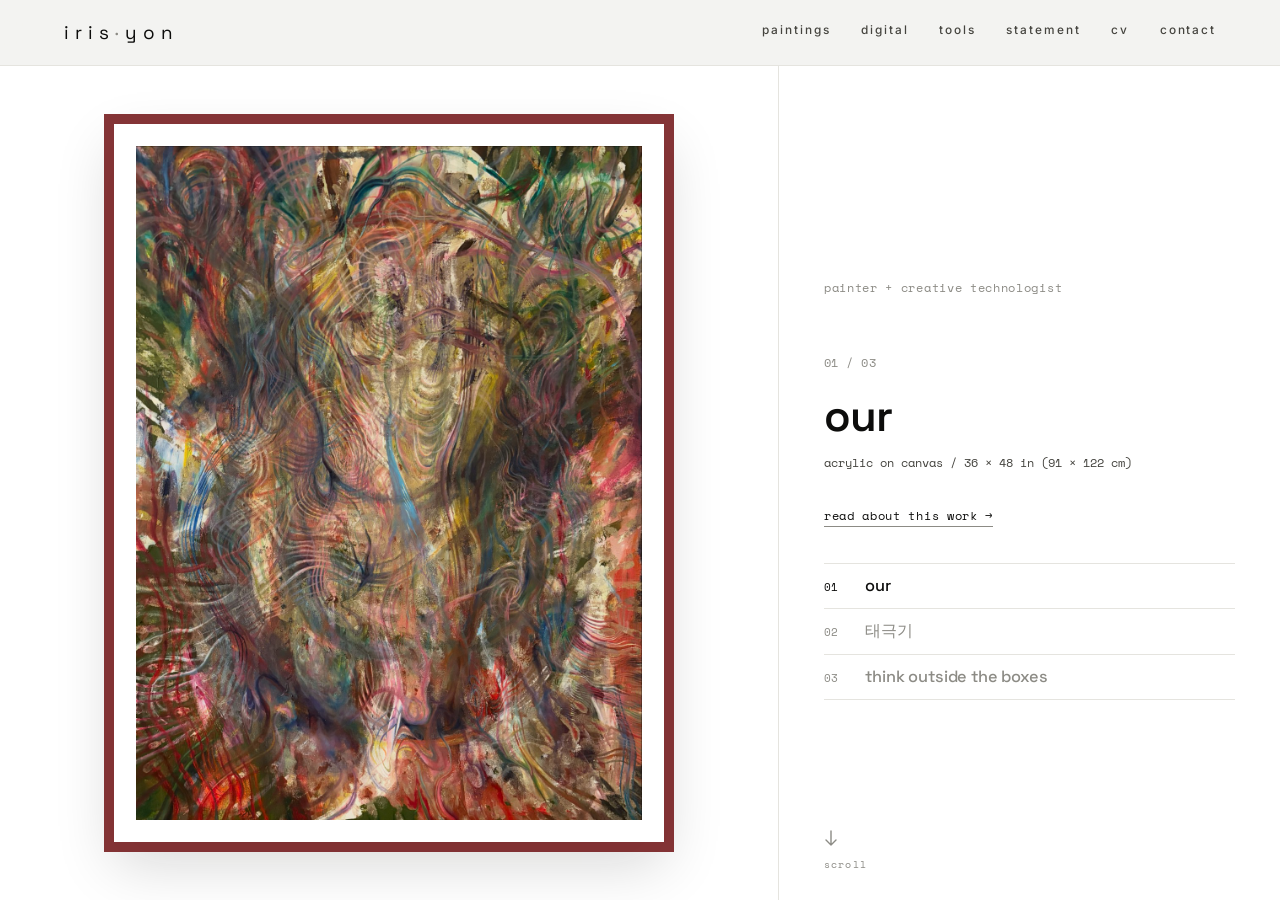
<file: index.html>
<!DOCTYPE html>
<html lang="en">
<head>
  <meta charset="UTF-8">
  <meta name="viewport" content="width=device-width, initial-scale=1.0">
  <title>Iris Yon — Painter + Creative Technologist</title>
  <meta name="description" content="Iris Yon — painter and creative technologist. Selected works.">
  <meta property="og:title" content="Iris Yon — Painter + Creative Technologist">
  <meta property="og:description" content="Selected works by Iris Yon.">
  <meta property="og:image" content="assets/works/our.jpg">
  <meta property="og:type" content="website">
  <link rel="preconnect" href="https://fonts.googleapis.com">
  <link rel="preconnect" href="https://fonts.gstatic.com" crossorigin>
  <link href="https://fonts.googleapis.com/css2?family=Inter:wght@400;500;600;700;800&family=Space+Grotesk:wght@400;500;600;700&family=Space+Mono:wght@400;700&display=swap" rel="stylesheet">
  <link rel="stylesheet" href="css/museum.css?v=45">
</head>
<body class="page-gallery">
  <header class="masthead">
    <div class="masthead__inner">
      <a class="brand" href="index.html">Iris<span>&middot;</span>Yon</a>
      <button class="nav__toggle" aria-label="Open menu" aria-controls="primary-nav" aria-expanded="false">
        <svg width="26" height="26" viewBox="0 0 24 24" fill="none" stroke="currentColor" stroke-width="1.6" stroke-linecap="round"><path d="M3 6h18M3 12h18M3 18h18"/></svg>
      </button>
      <nav class="nav" id="primary-nav">
        <a href="paintings.html">paintings</a>
        <a href="digital.html">digital</a>
        <a href="projects.html">tools</a>
        <a href="statement.html">statement</a>
        <a href="cv.html">cv</a>
        <a href="contact.html">contact</a>
      </nav>
    </div>
  </header>

  <main class="slider-wrap">
    <section class="slider" data-slider aria-label="Selected works">
      <!-- Rendered from js/artworks.js -->
    </section>
  </main>

  <script src="js/artworks.js?v=43"></script>
  <script src="js/site.js?v=45"></script>
</body>
</html>
</file>
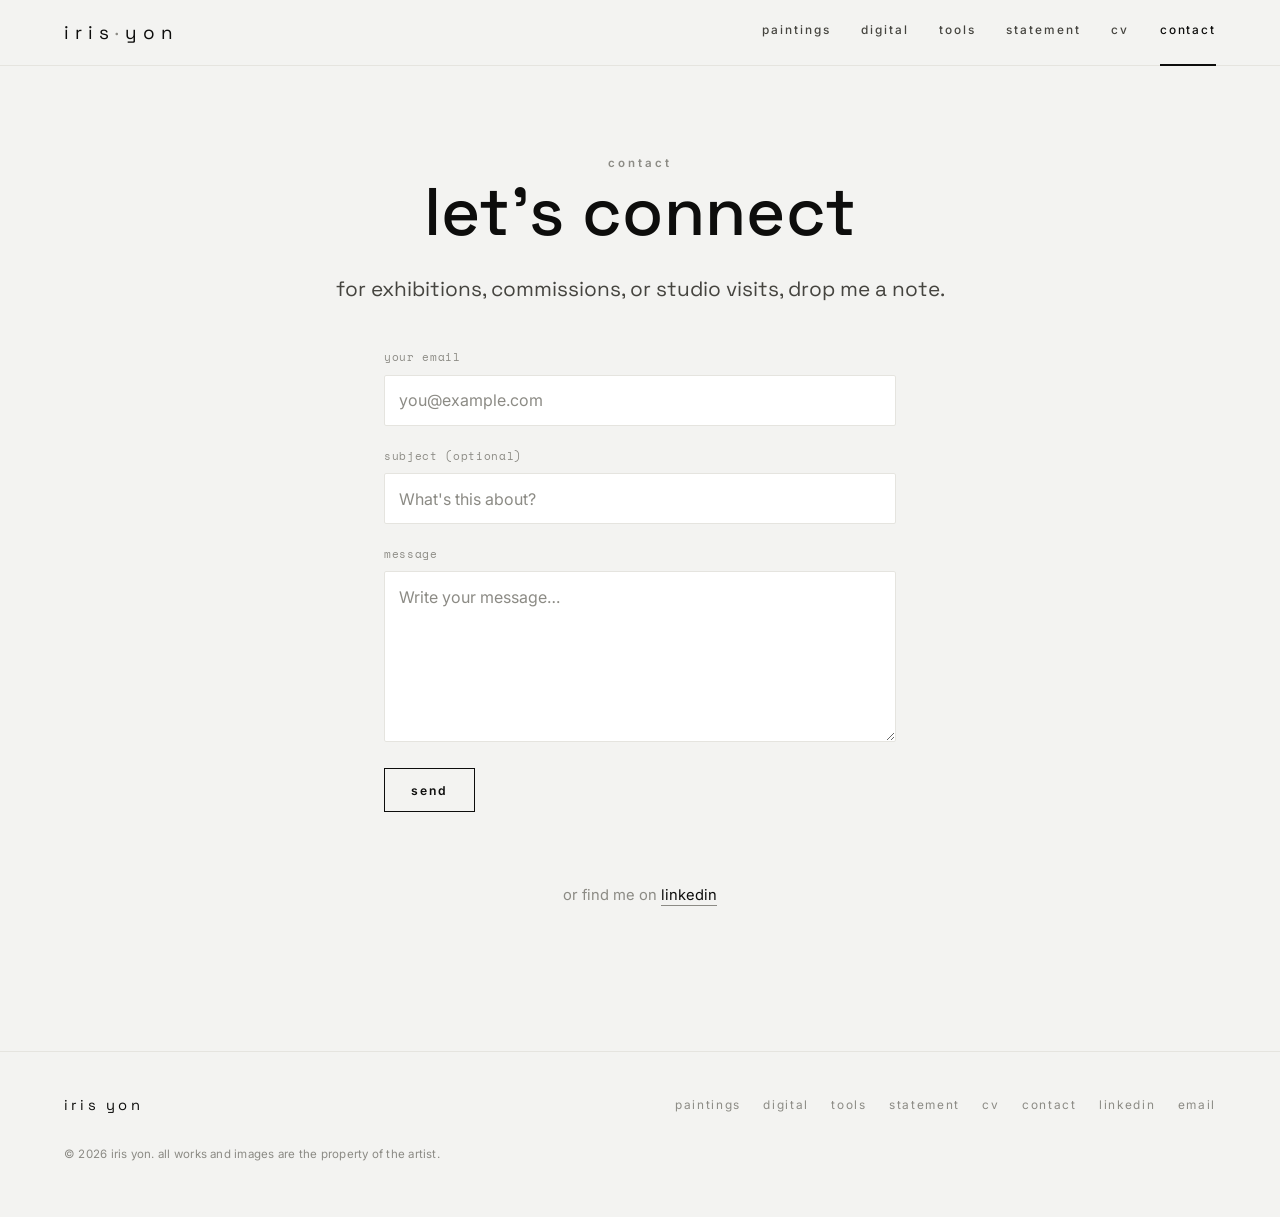
<file: contact.html>
<!DOCTYPE html>
<html lang="en">
<head>
  <meta charset="UTF-8">
  <meta name="viewport" content="width=device-width, initial-scale=1.0">
  <title>Contact — Iris Yon</title>
  <meta name="description" content="Contact Iris Yon for exhibitions, commissions, and acquisitions.">
  <link rel="preconnect" href="https://fonts.googleapis.com">
  <link rel="preconnect" href="https://fonts.gstatic.com" crossorigin>
  <link href="https://fonts.googleapis.com/css2?family=Inter:wght@400;500;600;700;800&family=Space+Grotesk:wght@400;500;600;700&family=Space+Mono:wght@400;700&display=swap" rel="stylesheet">
  <link rel="stylesheet" href="css/museum.css?v=44">
</head>
<body>
  <header class="masthead">
    <div class="masthead__inner">
      <a class="brand" href="index.html">Iris<span>&middot;</span>Yon</a>
      <button class="nav__toggle" aria-label="Open menu" aria-controls="primary-nav" aria-expanded="false">
        <svg width="26" height="26" viewBox="0 0 24 24" fill="none" stroke="currentColor" stroke-width="1.6" stroke-linecap="round"><path d="M3 6h18M3 12h18M3 18h18"/></svg>
      </button>
      <nav class="nav" id="primary-nav">
        <a href="paintings.html">paintings</a>
        <a href="digital.html">digital</a>
        <a href="projects.html">tools</a>
        <a href="statement.html">statement</a>
        <a href="cv.html">cv</a>
        <a href="contact.html" class="is-active">contact</a>
      </nav>
    </div>
  </header>

  <main>
    <section class="contact" data-reveal>
      <span class="overline">Contact</span>
      <h1>Let&rsquo;s connect</h1>
      <p class="contact__lede">
        For exhibitions, commissions, or studio visits, drop me a note.
      </p>

      <!-- Connected to Web3Forms — Send delivers straight to irisyon@berkeley.edu.
           (Access keys are meant to live in the page; this one is safe to be public.) -->
      <form class="contact-form" data-contact-form>
        <input type="hidden" name="access_key" value="8b3a2e17-3e32-4b9c-a2c5-6a5315fa6b5a">
        <input type="checkbox" name="botcheck" tabindex="-1" autocomplete="off" style="display:none" aria-hidden="true">
        <label class="field">
          <span class="field__label">Your email</span>
          <input type="email" name="email" required autocomplete="email" placeholder="you@example.com">
        </label>
        <label class="field">
          <span class="field__label">Subject <span class="field__opt">(optional)</span></span>
          <input type="text" name="subject" placeholder="What's this about?">
        </label>
        <label class="field">
          <span class="field__label">Message</span>
          <textarea name="message" rows="6" required placeholder="Write your message…"></textarea>
        </label>
        <button type="submit" class="btn">Send</button>
        <p class="contact-form__note" data-form-note aria-live="polite"></p>
      </form>

      <p class="contact__alt">or find me on <a href="https://www.linkedin.com/in/irisyon/" target="_blank" rel="noopener">LinkedIn</a></p>
    </section>
  </main>

  <footer class="site-footer">
    <div class="site-footer__inner">
      <span class="site-footer__brand">Iris Yon</span>
      <nav class="site-footer__links">
        <a href="paintings.html">paintings</a>
        <a href="digital.html">digital</a>
        <a href="projects.html">tools</a>
        <a href="statement.html">statement</a>
        <a href="cv.html">cv</a>
        <a href="contact.html">contact</a>
        <a href="https://www.linkedin.com/in/irisyon/" target="_blank" rel="noopener">LinkedIn</a>
        <a href="mailto:irisyon@berkeley.edu">Email</a>
      </nav>
      <p class="site-footer__fine">&copy; <span data-year>2026</span> Iris Yon. All works and images are the property of the artist.</p>
    </div>
  </footer>

  <script src="js/site.js?v=44"></script>
</body>
</html>
</file>
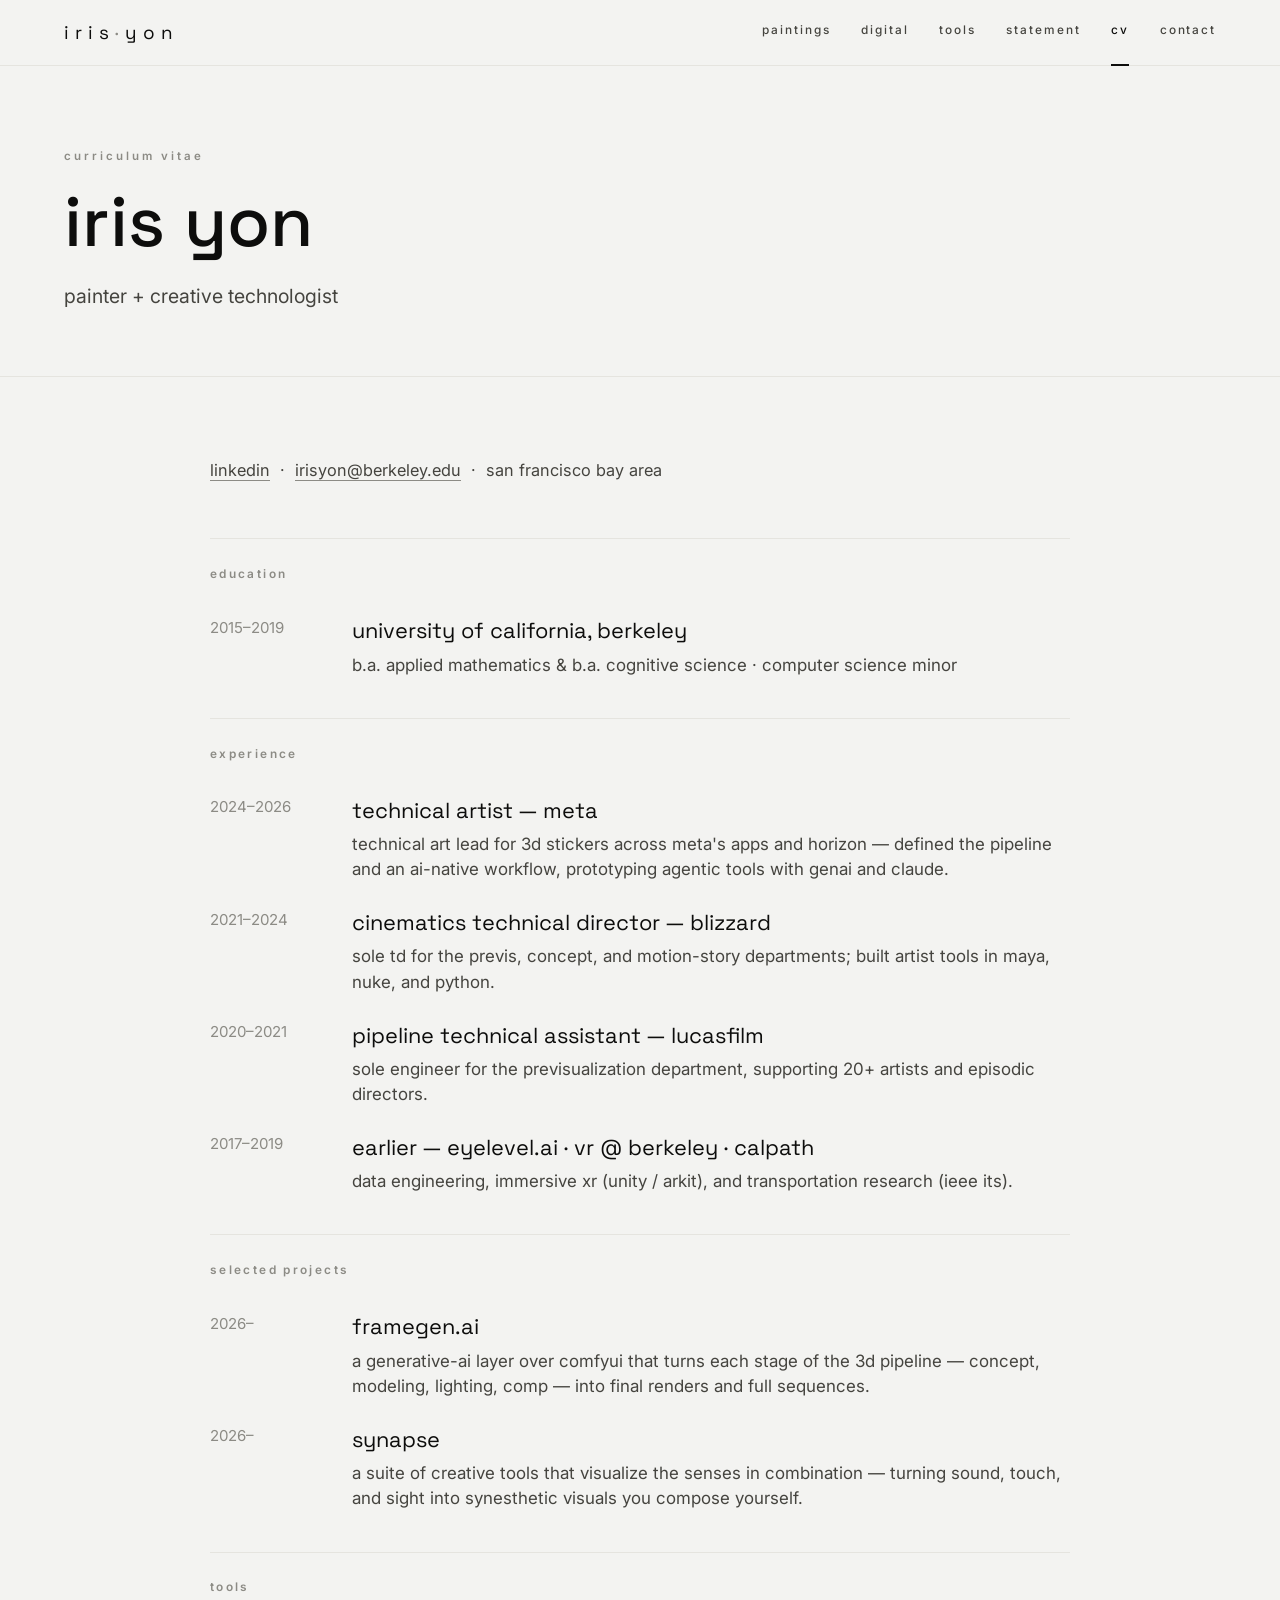
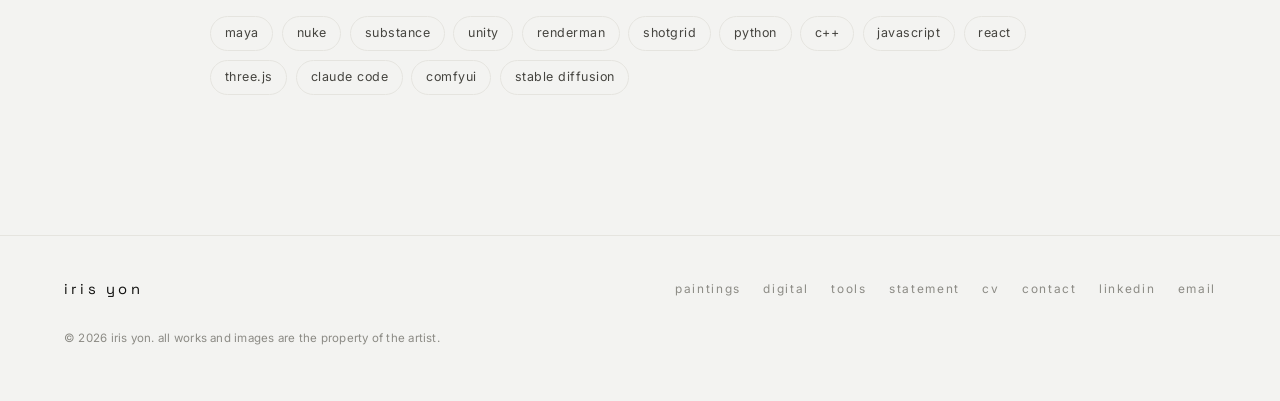
<file: cv.html>
<!DOCTYPE html>
<html lang="en">
<head>
  <meta charset="UTF-8">
  <meta name="viewport" content="width=device-width, initial-scale=1.0">
  <title>CV — Iris Yon</title>
  <meta name="description" content="Curriculum vitae — Iris Yon, painter and creative technologist.">
  <link rel="preconnect" href="https://fonts.googleapis.com">
  <link rel="preconnect" href="https://fonts.gstatic.com" crossorigin>
  <link href="https://fonts.googleapis.com/css2?family=Inter:wght@400;500;600;700;800&family=Space+Grotesk:wght@400;500;600;700&family=Space+Mono:wght@400;700&display=swap" rel="stylesheet">
  <link rel="stylesheet" href="css/museum.css?v=44">
</head>
<body>
  <header class="masthead">
    <div class="masthead__inner">
      <a class="brand" href="index.html">Iris<span>&middot;</span>Yon</a>
      <button class="nav__toggle" aria-label="Open menu" aria-controls="primary-nav" aria-expanded="false">
        <svg width="26" height="26" viewBox="0 0 24 24" fill="none" stroke="currentColor" stroke-width="1.6" stroke-linecap="round"><path d="M3 6h18M3 12h18M3 18h18"/></svg>
      </button>
      <nav class="nav" id="primary-nav">
        <a href="paintings.html">paintings</a>
        <a href="digital.html">digital</a>
        <a href="projects.html">tools</a>
        <a href="statement.html">statement</a>
        <a href="cv.html" class="is-active">cv</a>
        <a href="contact.html">contact</a>
      </nav>
    </div>
  </header>

  <main>
    <header class="page-head">
      <div class="container">
        <span class="overline">Curriculum Vitae</span>
        <h1>Iris Yon</h1>
        <p class="page-head__sub">Painter + Creative Technologist</p>
      </div>
    </header>

    <div class="cv">
      <div class="cv__top" data-reveal>
        <p class="cv__contactline">
          <a href="https://www.linkedin.com/in/irisyon/" target="_blank" rel="noopener">LinkedIn</a> &nbsp;&middot;&nbsp;
          <a href="mailto:irisyon@berkeley.edu">irisyon@berkeley.edu</a> &nbsp;&middot;&nbsp;
          San Francisco Bay Area
        </p>
      </div>

      <section class="cv-section" data-reveal>
        <h2 class="cv-section__head">Education</h2>
        <div class="cv-entry">
          <div class="cv-entry__year">2015–2019</div>
          <div>
            <div class="cv-entry__title">University of California, Berkeley</div>
            <div class="cv-entry__detail">B.A. Applied Mathematics &amp; B.A. Cognitive Science &middot; Computer Science minor</div>
          </div>
        </div>
      </section>

      <section class="cv-section" data-reveal>
        <h2 class="cv-section__head">Experience</h2>
        <div class="cv-entry">
          <div class="cv-entry__year">2024–2026</div>
          <div>
            <div class="cv-entry__title">Technical Artist &mdash; Meta</div>
            <div class="cv-entry__detail">Technical art lead for 3D stickers across Meta's apps and Horizon — defined the pipeline and an AI-native workflow, prototyping agentic tools with GenAI and Claude.</div>
          </div>
        </div>
        <div class="cv-entry">
          <div class="cv-entry__year">2021–2024</div>
          <div>
            <div class="cv-entry__title">Cinematics Technical Director &mdash; Blizzard</div>
            <div class="cv-entry__detail">Sole TD for the previs, concept, and motion-story departments; built artist tools in Maya, Nuke, and Python.</div>
          </div>
        </div>
        <div class="cv-entry">
          <div class="cv-entry__year">2020–2021</div>
          <div>
            <div class="cv-entry__title">Pipeline Technical Assistant &mdash; Lucasfilm</div>
            <div class="cv-entry__detail">Sole engineer for the previsualization department, supporting 20+ artists and episodic directors.</div>
          </div>
        </div>
        <div class="cv-entry">
          <div class="cv-entry__year">2017–2019</div>
          <div>
            <div class="cv-entry__title">Earlier — EyeLevel.ai &middot; VR @ Berkeley &middot; CalPATH</div>
            <div class="cv-entry__detail">Data engineering, immersive XR (Unity / ARKit), and transportation research (IEEE ITS).</div>
          </div>
        </div>
      </section>

      <section class="cv-section" data-reveal>
        <h2 class="cv-section__head">Selected Projects</h2>
        <div class="cv-entry">
          <div class="cv-entry__year">2026–</div>
          <div>
            <div class="cv-entry__title">FrameGen.ai</div>
            <div class="cv-entry__detail">A generative-AI layer over ComfyUI that turns each stage of the 3D pipeline — concept, modeling, lighting, comp — into final renders and full sequences.</div>
          </div>
        </div>
        <div class="cv-entry">
          <div class="cv-entry__year">2026–</div>
          <div>
            <div class="cv-entry__title">Synapse</div>
            <div class="cv-entry__detail">A suite of creative tools that visualize the senses in combination — turning sound, touch, and sight into synesthetic visuals you compose yourself.</div>
          </div>
        </div>
      </section>

      <section class="cv-section" data-reveal>
        <h2 class="cv-section__head">Tools</h2>
        <div class="tags">
          <span class="tag">Maya</span>
          <span class="tag">Nuke</span>
          <span class="tag">Substance</span>
          <span class="tag">Unity</span>
          <span class="tag">RenderMan</span>
          <span class="tag">ShotGrid</span>
          <span class="tag">Python</span>
          <span class="tag">C++</span>
          <span class="tag">JavaScript</span>
          <span class="tag">React</span>
          <span class="tag">Three.js</span>
          <span class="tag">Claude Code</span>
          <span class="tag">ComfyUI</span>
          <span class="tag">Stable Diffusion</span>
        </div>
      </section>
    </div>
  </main>

  <footer class="site-footer">
    <div class="site-footer__inner">
      <span class="site-footer__brand">Iris Yon</span>
      <nav class="site-footer__links">
        <a href="paintings.html">paintings</a>
        <a href="digital.html">digital</a>
        <a href="projects.html">tools</a>
        <a href="statement.html">statement</a>
        <a href="cv.html">cv</a>
        <a href="contact.html">contact</a>
        <a href="https://www.linkedin.com/in/irisyon/" target="_blank" rel="noopener">LinkedIn</a>
        <a href="mailto:irisyon@berkeley.edu">Email</a>
      </nav>
      <p class="site-footer__fine">&copy; <span data-year>2026</span> Iris Yon. All works and images are the property of the artist.</p>
    </div>
  </footer>

  <script src="js/site.js?v=44"></script>
</body>
</html>
</file>
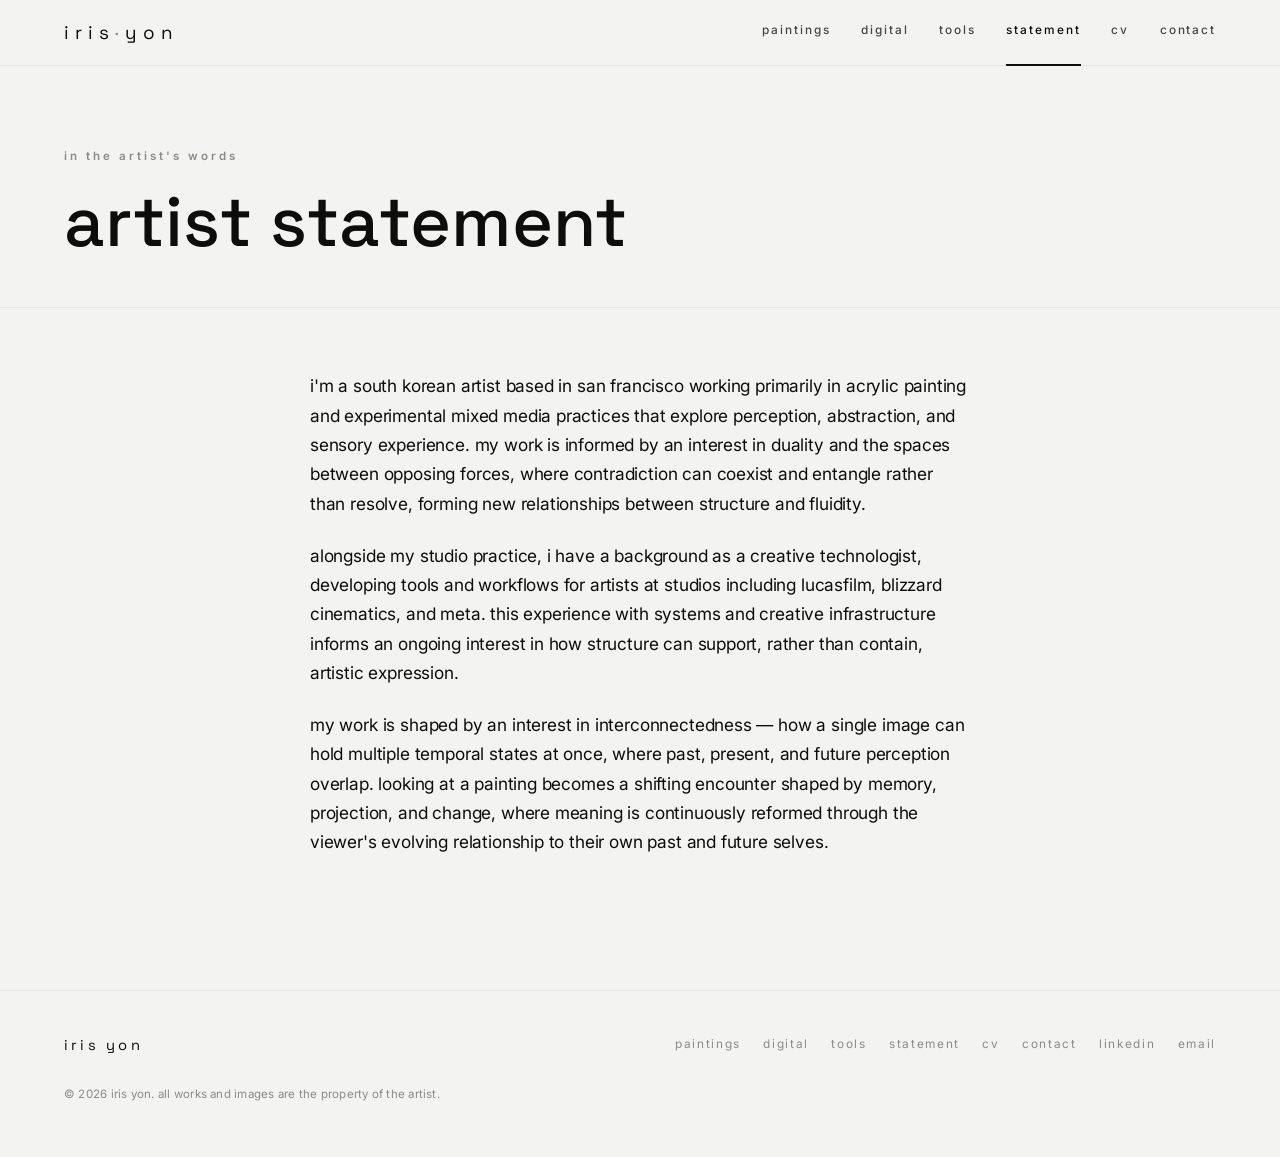
<file: statement.html>
<!DOCTYPE html>
<html lang="en">
<head>
  <meta charset="UTF-8">
  <meta name="viewport" content="width=device-width, initial-scale=1.0">
  <title>Artist Statement — Iris Yon</title>
  <meta name="description" content="Artist statement — Iris Yon, painter and creative technologist.">
  <link rel="preconnect" href="https://fonts.googleapis.com">
  <link rel="preconnect" href="https://fonts.gstatic.com" crossorigin>
  <link href="https://fonts.googleapis.com/css2?family=Inter:wght@400;500;600;700;800&family=Space+Grotesk:wght@400;500;600;700&family=Space+Mono:wght@400;700&display=swap" rel="stylesheet">
  <link rel="stylesheet" href="css/museum.css?v=44">
</head>
<body>
  <header class="masthead">
    <div class="masthead__inner">
      <a class="brand" href="index.html">Iris<span>&middot;</span>Yon</a>
      <button class="nav__toggle" aria-label="Open menu" aria-controls="primary-nav" aria-expanded="false">
        <svg width="26" height="26" viewBox="0 0 24 24" fill="none" stroke="currentColor" stroke-width="1.6" stroke-linecap="round"><path d="M3 6h18M3 12h18M3 18h18"/></svg>
      </button>
      <nav class="nav" id="primary-nav">
        <a href="paintings.html">paintings</a>
        <a href="digital.html">digital</a>
        <a href="projects.html">tools</a>
        <a href="statement.html" class="is-active">statement</a>
        <a href="cv.html">cv</a>
        <a href="contact.html">contact</a>
      </nav>
    </div>
  </header>

  <main>
    <header class="page-head">
      <div class="container">
        <span class="overline">In the artist's words</span>
        <h1>Artist Statement</h1>
      </div>
    </header>

    <article class="prose" data-reveal>
      <p>
        I'm a South Korean artist based in San Francisco working primarily in acrylic
        painting and experimental mixed media practices that explore perception,
        abstraction, and sensory experience. My work is informed by an interest in
        duality and the spaces between opposing forces, where contradiction can coexist
        and entangle rather than resolve, forming new relationships between structure
        and fluidity.
      </p>
      <p>
        Alongside my studio practice, I have a background as a creative technologist,
        developing tools and workflows for artists at studios including Lucasfilm,
        Blizzard Cinematics, and Meta. This experience with systems and creative
        infrastructure informs an ongoing interest in how structure can support, rather
        than contain, artistic expression.
      </p>
      <p>
        My work is shaped by an interest in interconnectedness — how a single image can
        hold multiple temporal states at once, where past, present, and future
        perception overlap. Looking at a painting becomes a shifting encounter shaped by
        memory, projection, and change, where meaning is continuously reformed through
        the viewer's evolving relationship to their own past and future selves.
      </p>
    </article>
  </main>

  <footer class="site-footer">
    <div class="site-footer__inner">
      <span class="site-footer__brand">Iris Yon</span>
      <nav class="site-footer__links">
        <a href="paintings.html">paintings</a>
        <a href="digital.html">digital</a>
        <a href="projects.html">tools</a>
        <a href="statement.html">statement</a>
        <a href="cv.html">cv</a>
        <a href="contact.html">contact</a>
        <a href="https://www.linkedin.com/in/irisyon/" target="_blank" rel="noopener">LinkedIn</a>
        <a href="mailto:irisyon@berkeley.edu">Email</a>
      </nav>
      <p class="site-footer__fine">&copy; <span data-year>2026</span> Iris Yon. All works and images are the property of the artist.</p>
    </div>
  </footer>

  <script src="js/site.js?v=44"></script>
</body>
</html>
</file>
<file: css/museum.css>
/* ============================================================
   IRIS YON — Gallery Portfolio
   A white-cube museum presentation.
   Sections: tokens · base · masthead · buttons · hero ·
   page headers · gallery (walls/frames/placards) · prose ·
   cv · contact · lightbox · footer · utilities · responsive
   ============================================================ */

/* ---------- Design tokens ---------- */
:root {
  --wall:        #f3f3f1;   /* cool, contemporary off-white */
  --wall-deep:   #e9e9e5;
  --paper:       #ffffff;
  --ink:         #0d0d0c;   /* near-black */
  --ink-soft:    #45443f;
  --muted:       #8c8b85;
  --line:        #e5e4df;
  --frame:       #0d0d0c;
  --mat:         #ffffff;
  --accent:      #0d0d0c;   /* monochrome — the art carries the colour */

  --serif: "Space Grotesk", "Inter", sans-serif;   /* modern display */
  --sans:  "Inter", -apple-system, BlinkMacSystemFont, "Segoe UI", sans-serif;
  --mono:  "Space Mono", ui-monospace, "SF Mono", Menlo, monospace;

  --maxw: 1280px;
  --gutter: clamp(1.25rem, 5vw, 4.5rem);

  --ease: cubic-bezier(0.22, 0.61, 0.36, 1);
}

/* ---------- Base ---------- */
*, *::before, *::after { box-sizing: border-box; }

html {
  scroll-behavior: smooth;
  -webkit-text-size-adjust: 100%;
}

body {
  margin: 0;
  background: var(--wall);
  color: var(--ink);
  font-family: var(--sans);
  font-size: 17px;
  line-height: 1.65;
  text-transform: lowercase;   /* all-lowercase aesthetic */
  -webkit-font-smoothing: antialiased;
  text-rendering: optimizeLegibility;
}

img { max-width: 100%; display: block; }

a { color: inherit; }

/* form elements don't inherit text-transform by default — make them */
button, input, select, textarea { text-transform: inherit; }

h1, h2, h3, h4 {
  font-family: var(--serif);
  font-weight: 500;
  line-height: 1.12;
  letter-spacing: 0.005em;
  margin: 0;
}

::selection { background: rgba(138, 109, 59, 0.18); }

.container {
  max-width: var(--maxw);
  margin-inline: auto;
  padding-inline: var(--gutter);
}

/* A small typographic device used throughout — the "wall text" overline */
.overline {
  font-family: var(--sans);
  font-size: 0.72rem;
  font-weight: 600;
  letter-spacing: 0.26em;
  text-transform: lowercase;
  color: var(--muted);
}

/* ---------- Masthead / museum wayfinding ---------- */
.masthead {
  position: sticky;
  top: 0;
  z-index: 50;
  background: color-mix(in srgb, var(--wall) 82%, transparent);
  backdrop-filter: saturate(140%) blur(14px);
  -webkit-backdrop-filter: saturate(140%) blur(14px);
  border-bottom: 1px solid var(--line);
}
.masthead__inner {
  max-width: var(--maxw);
  margin-inline: auto;
  padding: 1.05rem var(--gutter);
  display: flex;
  align-items: center;
  justify-content: space-between;
  gap: 1rem;
}
.brand {
  font-family: var(--serif);
  font-size: 1.18rem;
  letter-spacing: 0.32em;
  text-transform: lowercase;
  text-decoration: none;
  color: var(--ink);
  white-space: nowrap;
}
.brand span { color: var(--muted); }

.nav {
  display: flex;
  align-items: center;
  gap: clamp(1rem, 2.4vw, 2.3rem);
}
.nav a {
  font-family: var(--sans);
  font-size: 0.74rem;
  font-weight: 500;
  letter-spacing: 0.16em;
  text-transform: lowercase;
  text-decoration: none;
  color: var(--ink-soft);
  padding-bottom: 3px;
  border-bottom: 1px solid transparent;
  transition: color 0.25s var(--ease), border-color 0.25s var(--ease);
}
.nav a:hover { color: var(--ink); border-color: var(--muted); }
.nav a.is-active { color: var(--ink); border-color: var(--ink); }

.nav__toggle {
  display: none;
  background: none;
  border: 0;
  padding: 0.4rem;
  cursor: pointer;
  color: var(--ink);
}
.nav__toggle svg { display: block; }

/* ---------- Buttons / links ---------- */
.btn {
  display: inline-flex;
  align-items: center;
  gap: 0.6rem;
  font-family: var(--sans);
  font-size: 0.76rem;
  font-weight: 600;
  letter-spacing: 0.18em;
  text-transform: lowercase;
  text-decoration: none;
  color: var(--ink);
  padding: 0.85rem 1.6rem;
  border: 1px solid var(--ink);
  background: transparent;
  cursor: pointer;
  transition: background 0.3s var(--ease), color 0.3s var(--ease);
}
.btn:hover { background: var(--ink); color: var(--wall); }
.btn .arrow { transition: transform 0.3s var(--ease); }
.btn:hover .arrow { transform: translateX(4px); }

.btn--ghost { border-color: var(--line); color: var(--ink-soft); }
.btn--ghost:hover { border-color: var(--ink); background: transparent; color: var(--ink); }

.textlink {
  color: var(--ink);
  text-decoration: none;
  border-bottom: 1px solid var(--muted);
  transition: border-color 0.25s var(--ease);
}
.textlink:hover { border-color: var(--ink); }

/* ---------- Hero / entrance ---------- */
.hero {
  min-height: calc(100vh - 64px);
  display: grid;
  grid-template-columns: 1.05fr 0.95fr;
  align-items: center;
  gap: clamp(2rem, 6vw, 6rem);
  padding-block: clamp(3rem, 8vh, 7rem);
}
.hero__lede .overline { display: block; margin-bottom: 1.6rem; }
.hero__name {
  font-size: clamp(3.4rem, 9vw, 7rem);
  font-weight: 500;
  letter-spacing: 0.01em;
  line-height: 0.98;
}
.hero__role {
  font-family: var(--serif);
  font-style: italic;
  font-size: clamp(1.3rem, 2.6vw, 1.9rem);
  color: var(--ink-soft);
  margin-top: 1rem;
}
.hero__blurb {
  max-width: 34ch;
  margin-top: 1.8rem;
  color: var(--ink-soft);
  font-size: 1.05rem;
}
.hero__actions {
  margin-top: 2.4rem;
  display: flex;
  flex-wrap: wrap;
  gap: 1rem;
}

/* Featured framed work in the entrance */
.hero__feature {
  display: flex;
  flex-direction: column;
  align-items: center;
  gap: 1.4rem;
}

/* ---------- Page header (interior pages) ---------- */
.page-head {
  padding-block: clamp(3.2rem, 9vh, 6rem) clamp(2rem, 5vh, 3.4rem);
  border-bottom: 1px solid var(--line);
}
.page-head .overline { display: block; margin-bottom: 1.1rem; }
.page-head h1 {
  font-size: clamp(2.6rem, 6vw, 4.4rem);
  font-weight: 500;
}
.page-head__sub {
  margin-top: 1.1rem;
  max-width: 56ch;
  color: var(--ink-soft);
  font-size: 1.22rem;
}

/* ============================================================
   GALLERY — the museum hang
   ============================================================ */
.page-gallery { background: var(--wall); }

.exhibit-list {
  max-width: var(--maxw);
  margin-inline: auto;
  padding-inline: var(--gutter);
}

/* One "stop" on the walk through the room */
.exhibit {
  display: grid;
  grid-template-columns: 1fr minmax(240px, 320px);
  align-items: center;
  gap: clamp(2rem, 5vw, 5.5rem);
  min-height: 88vh;
  padding-block: clamp(3rem, 8vh, 6rem);
  position: relative;
}
.exhibit + .exhibit { border-top: 1px solid var(--line); }

/* Alternate which wall the work hangs on, like walking a corridor */
.exhibit:nth-child(even) { grid-template-columns: minmax(240px, 320px) 1fr; }
.exhibit:nth-child(even) .exhibit__stage { order: 2; }
.exhibit:nth-child(even) .placard { order: 1; }

/* The wall area, with a soft wash of track lighting from above */
.exhibit__stage {
  position: relative;
  display: flex;
  justify-content: center;
  align-items: flex-end;
  padding: clamp(1rem, 3vw, 3rem) 0;
}
.exhibit__stage::before {
  content: "";
  position: absolute;
  top: -4%;
  left: 50%;
  width: 78%;
  height: 70%;
  transform: translateX(-50%);
  background: radial-gradient(ellipse at top,
              rgba(255, 252, 244, 0.9) 0%,
              rgba(255, 252, 244, 0) 70%);
  pointer-events: none;
  z-index: 0;
}

/* ---- The framed object ---- */
.frame {
  position: relative;
  z-index: 1;
  background: var(--frame);
  display: inline-block;
  max-width: min(100%, 640px);
  /* lift the object off the wall */
  box-shadow:
    0 1px 2px rgba(28, 24, 18, 0.18),
    0 10px 22px rgba(28, 24, 18, 0.20),
    0 34px 60px rgba(28, 24, 18, 0.14);
  transition: transform 0.45s var(--ease), box-shadow 0.45s var(--ease);
}
.frame:hover {
  box-shadow:
    0 2px 4px rgba(28, 24, 18, 0.20),
    0 16px 30px rgba(28, 24, 18, 0.24),
    0 48px 80px rgba(28, 24, 18, 0.16);
}

/* Oils on canvas — a tight floater frame, no mat */
.frame--float { padding: 9px; }
.frame--float .frame__art { box-shadow: 0 0 0 1px rgba(255,255,255,0.04) inset; }

/* Works on paper — generous cut mat under the frame */
.frame--mat { padding: 12px; }
.frame--mat .frame__mat {
  background: var(--mat);
  padding: clamp(20px, 4.5%, 46px);
  box-shadow: 0 1px 3px rgba(0,0,0,0.05) inset;
}
.frame--mat .frame__art {
  /* the bevelled cut edge of the mat opening */
  box-shadow:
    0 0 0 1px rgba(28,24,18,0.35),
    0 2px 8px rgba(28,24,18,0.18);
}

.frame__art {
  display: block;
  width: 100%;
  height: auto;
  cursor: zoom-in;
  background: var(--wall-deep);
}

/* grounding shadow where the work meets the floor/wall */
.frame__shadow {
  position: absolute;
  left: 8%;
  right: 8%;
  bottom: -26px;
  height: 26px;
  background: radial-gradient(ellipse at center,
              rgba(28,24,18,0.22) 0%, rgba(28,24,18,0) 72%);
  z-index: 0;
  pointer-events: none;
}

/* ---- The wall label ---- */
.placard {
  position: relative;
  align-self: center;
  max-width: 320px;
}
.placard__plate {
  font-family: var(--serif);
  font-size: 0.9rem;
  letter-spacing: 0.06em;
  color: var(--muted);
  margin-bottom: 0.9rem;
}
.placard__artist {
  font-family: var(--sans);
  font-size: 0.7rem;
  font-weight: 600;
  letter-spacing: 0.22em;
  text-transform: lowercase;
  color: var(--muted);
  margin-bottom: 0.5rem;
}
.placard__title {
  font-family: var(--serif);
  font-style: italic;
  font-size: 1.5rem;
  line-height: 1.2;
}
.placard__title .year { font-style: normal; color: var(--ink-soft); }
.placard__meta {
  margin-top: 0.7rem;
  font-size: 0.84rem;
  line-height: 1.55;
  color: var(--ink-soft);
}
.placard__meta span { display: block; }
.placard__rule {
  width: 34px;
  height: 1px;
  background: var(--ink);
  margin: 1.1rem 0;
  opacity: 0.5;
}
.placard__note {
  font-family: var(--serif);
  font-size: 1.02rem;
  line-height: 1.62;
  color: var(--ink-soft);
}

/* ============================================================
   PROSE — statement & about
   ============================================================ */
.prose {
  max-width: 60ch;
  margin-inline: auto;
  padding-block: clamp(3rem, 7vh, 5rem);
  font-family: var(--sans);
  font-size: 1.08rem;
  line-height: 1.7;
  letter-spacing: -0.01em;
  color: var(--ink);
}
.prose p { margin: 0 0 1.3em; }
.prose .lead { font-size: 1.2rem; color: var(--ink); }

.signature {
  font-family: var(--serif);
  font-style: italic;
  font-size: 1.6rem;
  margin-top: 2.4rem;
  color: var(--ink);
}

/* About: portrait + text */
.about-grid {
  display: grid;
  grid-template-columns: 0.8fr 1.2fr;
  gap: clamp(2rem, 6vw, 5rem);
  align-items: start;
  padding-block: clamp(3rem, 7vh, 5rem);
}
.portrait {
  position: sticky;
  top: 100px;
}
.portrait__frame {
  background: var(--frame);
  padding: 10px;
  box-shadow: 0 12px 34px rgba(28,24,18,0.22);
}
.portrait__img {
  width: 100%;
  aspect-ratio: 4 / 5;
  object-fit: cover;
  background: var(--wall-deep);
}
.portrait__placeholder {
  width: 100%;
  aspect-ratio: 4 / 5;
  display: grid;
  place-items: center;
  background: var(--wall-deep);
  color: var(--muted);
  font-family: var(--sans);
  font-size: 0.74rem;
  letter-spacing: 0.2em;
  text-transform: lowercase;
  text-align: center;
  padding: 1rem;
}
.portrait__caption {
  margin-top: 0.9rem;
  font-size: 0.78rem;
  letter-spacing: 0.04em;
  color: var(--muted);
  font-style: italic;
  font-family: var(--serif);
}
.about-body { font-family: var(--serif); font-size: 1.18rem; line-height: 1.74; color: var(--ink-soft); }
.about-body p { margin: 0 0 1.35em; }
.about-body strong { color: var(--ink); font-weight: 600; }

.factsheet {
  margin-top: 2.4rem;
  border-top: 1px solid var(--line);
  padding-top: 1.6rem;
  display: grid;
  gap: 1rem;
}
.factsheet__row {
  display: grid;
  grid-template-columns: 130px 1fr;
  gap: 1rem;
  font-family: var(--sans);
  font-size: 0.95rem;
}
.factsheet__key {
  font-size: 0.72rem;
  font-weight: 600;
  letter-spacing: 0.16em;
  text-transform: lowercase;
  color: var(--muted);
  padding-top: 0.2em;
}
.factsheet__val { color: var(--ink-soft); }

/* ============================================================
   CV
   ============================================================ */
.cv {
  max-width: 860px;
  margin-inline: auto;
  padding-block: clamp(3rem, 7vh, 5rem);
}
.cv__top {
  display: flex;
  flex-wrap: wrap;
  justify-content: space-between;
  align-items: baseline;
  gap: 1rem;
  margin-bottom: 2.4rem;
}
.cv__contactline { font-size: 1.02rem; color: var(--ink-soft); }
.cv__contactline a { text-decoration: none; border-bottom: 1px solid var(--muted); }
.cv-section { padding-block: 1.8rem; border-top: 1px solid var(--line); }
.cv-section__head {
  font-family: var(--sans);
  font-size: 0.74rem;
  font-weight: 600;
  letter-spacing: 0.2em;
  text-transform: lowercase;
  color: var(--muted);
  margin-bottom: 1.3rem;
}
.cv-entry {
  display: grid;
  grid-template-columns: 120px 1fr;
  gap: 1.4rem;
  padding-block: 0.7rem;
}
.cv-entry__year {
  font-family: var(--sans);
  font-size: 0.94rem;
  color: var(--muted);
  padding-top: 0.15em;
  white-space: nowrap;
}
.cv-entry__title { font-family: var(--serif); font-size: 1.36rem; }
.cv-entry__detail { color: var(--ink-soft); font-size: 1.06rem; margin-top: 0.2rem; line-height: 1.5; }
.cv-entry__detail em { color: var(--muted); }

.tags { display: flex; flex-wrap: wrap; gap: 0.55rem; }
.tag {
  font-family: var(--sans);
  font-size: 0.78rem;
  letter-spacing: 0.04em;
  color: var(--ink-soft);
  border: 1px solid var(--line);
  padding: 0.4rem 0.85rem;
  border-radius: 999px;
}

/* ============================================================
   CONTACT
   ============================================================ */
.contact {
  max-width: 760px;
  margin-inline: auto;
  padding-block: clamp(3rem, 9vh, 6rem);
  text-align: center;
}
.contact h1 { font-size: clamp(2.6rem, 6vw, 4.2rem); }
.contact__lede { font-family: var(--serif); font-size: 1.3rem; color: var(--ink-soft); margin: 1.4rem auto 2.6rem; max-width: 50ch; }
.contact__email {
  display: inline-block;
  font-family: var(--serif);
  font-size: clamp(1.5rem, 4vw, 2.4rem);
  text-decoration: none;
  border-bottom: 1px solid var(--muted);
  padding-bottom: 0.1em;
  transition: border-color 0.25s var(--ease);
}
.contact__email:hover { border-color: var(--ink); }
.contact__channels {
  margin-top: 2.8rem;
  display: flex;
  flex-wrap: wrap;
  justify-content: center;
  gap: 1rem 2rem;
}
.contact__channels a {
  font-family: var(--sans);
  font-size: 0.78rem;
  font-weight: 500;
  letter-spacing: 0.16em;
  text-transform: lowercase;
  text-decoration: none;
  color: var(--ink-soft);
  border-bottom: 1px solid transparent;
  padding-bottom: 2px;
}
.contact__channels a:hover { color: var(--ink); border-color: var(--ink); }

/* contact form */
.contact-form {
  max-width: 32rem; margin: 0 auto;
  display: flex; flex-direction: column; gap: 1.3rem; text-align: left;
}
.field { display: flex; flex-direction: column; gap: 0.5rem; }
.field__label {
  font-family: var(--mono); font-size: 0.7rem; letter-spacing: 0.06em; color: var(--muted);
}
.contact-form input, .contact-form textarea {
  font-family: var(--sans); font-size: 1rem; line-height: 1.5; color: var(--ink);
  background: var(--paper); border: 1px solid var(--line); border-radius: 2px;
  padding: 0.78rem 0.9rem; width: 100%; resize: vertical;
  text-transform: none;   /* let visitors type normally */
  transition: border-color 0.25s var(--ease);
}
.contact-form input::placeholder, .contact-form textarea::placeholder { color: var(--muted); }
.contact-form input:focus, .contact-form textarea:focus { outline: none; border-color: var(--ink); }
.contact-form .btn { align-self: flex-start; margin-top: 0.3rem; }
.contact-form__note { font-family: var(--mono); font-size: 0.72rem; color: var(--muted); min-height: 1em; margin: 0; transition: color 0.3s var(--ease); }
.contact-form__note.is-ok  { color: var(--ink); }
.contact-form__note.is-err { color: #b23a2e; }
.contact__alt {
  margin-top: 2.4rem; font-size: 0.92rem; color: var(--muted);
}
.contact__alt a { color: var(--ink); text-decoration: none; border-bottom: 1px solid var(--muted); padding-bottom: 1px; transition: border-color 0.25s var(--ease); }
.contact__alt a:hover { border-color: var(--ink); }

/* ============================================================
   LIGHTBOX
   ============================================================ */
.lightbox {
  position: fixed;
  inset: 0;
  z-index: 100;
  background: rgba(20, 18, 14, 0.94);
  display: flex;
  flex-direction: column;
  align-items: center;
  justify-content: center;
  gap: 1.4rem;
  padding: clamp(0.8rem, 2.5vw, 1.8rem);
  opacity: 0;
  visibility: hidden;
  transition: opacity 0.4s var(--ease), visibility 0.4s var(--ease);
}
.lightbox.is-open { opacity: 1; visibility: visible; }
.lightbox__img {
  max-width: 100%;
  max-height: 92vh;
  object-fit: contain;
  box-shadow: 0 30px 80px rgba(0,0,0,0.6);
  transform: scale(0.97);
  transition: transform 0.4s var(--ease);
}
.lightbox.is-open .lightbox__img { transform: scale(1); }
.lightbox__cap {
  color: rgba(255,255,255,0.86);
  text-align: center;
  font-family: var(--serif);
  font-style: italic;
  font-size: 1.05rem;
  max-width: 60ch;
}
.lightbox__cap b { font-style: normal; font-weight: 500; letter-spacing: 0.04em; }
.lightbox__close {
  position: fixed;
  top: 1.4rem;
  right: 1.6rem;
  background: none;
  border: 0;
  color: rgba(255,255,255,0.8);
  font-size: 2rem;
  line-height: 1;
  cursor: pointer;
  padding: 0.4rem;
  transition: color 0.2s var(--ease), transform 0.2s var(--ease);
}
.lightbox__close:hover { color: #fff; transform: rotate(90deg); }

/* ============================================================
   FOOTER
   ============================================================ */
.site-footer {
  border-top: 1px solid var(--line);
  margin-top: 3rem;
}
.site-footer__inner {
  max-width: var(--maxw);
  margin-inline: auto;
  padding: 2.6rem var(--gutter);
  display: flex;
  flex-wrap: wrap;
  gap: 1rem 2rem;
  align-items: center;
  justify-content: space-between;
}
.site-footer__brand {
  font-family: var(--serif);
  letter-spacing: 0.22em;
  text-transform: lowercase;
  font-size: 0.92rem;
}
.site-footer__links { display: flex; flex-wrap: wrap; gap: 1.4rem; }
.site-footer__links a {
  font-family: var(--sans);
  font-size: 0.74rem;
  letter-spacing: 0.14em;
  text-transform: lowercase;
  text-decoration: none;
  color: var(--muted);
  transition: color 0.2s var(--ease);
}
.site-footer__links a:hover { color: var(--ink); }
.site-footer__fine { font-family: var(--sans); font-size: 0.72rem; color: var(--muted); width: 100%; letter-spacing: 0.02em; }

/* ============================================================
   UTILITIES
   ============================================================ */
[data-reveal] {
  opacity: 0;
  transform: translateY(22px);
  transition: opacity 0.9s var(--ease), transform 0.9s var(--ease);
}
[data-reveal].is-in { opacity: 1; transform: none; }

/* ============================================================
   RESPONSIVE
   ============================================================ */
@media (max-width: 900px) {
  .hero {
    grid-template-columns: 1fr;
    min-height: auto;
    text-align: left;
    gap: 3rem;
  }
  .hero__feature { order: -1; }
  .about-grid { grid-template-columns: 1fr; }
  .portrait { position: static; max-width: 360px; }
}

@media (max-width: 760px) {
  body { font-size: 16px; }

  .nav {
    position: fixed;
    inset: 0 0 auto 0;
    top: 0;
    flex-direction: column;
    align-items: flex-start;
    gap: 0.4rem;
    background: var(--wall);
    padding: 5.2rem var(--gutter) 2rem;
    border-bottom: 1px solid var(--line);
    transform: translateY(-100%);
    transition: transform 0.45s var(--ease);
    box-shadow: 0 24px 40px rgba(28,24,18,0.10);
  }
  .nav.is-open { transform: translateY(0); }
  .nav a { font-size: 0.95rem; padding: 0.5rem 0; }
  .nav__toggle { display: block; position: relative; z-index: 60; }

  /* Single-file hang on phones — work, then its label */
  .exhibit,
  .exhibit:nth-child(even) {
    grid-template-columns: 1fr;
    min-height: auto;
    gap: 2rem;
    padding-block: clamp(2.4rem, 8vh, 4rem);
  }
  .exhibit__stage, .exhibit:nth-child(even) .exhibit__stage { order: 0; }
  .placard, .exhibit:nth-child(even) .placard { order: 0; max-width: 46ch; }
  .placard { padding-left: 2px; }

  .prose { font-size: 1.05rem; }
  .cv-entry { grid-template-columns: 1fr; gap: 0.2rem; }
  .cv-entry__year { order: -1; }
  .factsheet__row { grid-template-columns: 1fr; gap: 0.1rem; }
}

@media (prefers-reduced-motion: reduce) {
  html { scroll-behavior: auto; }
  *, *::before, *::after {
    animation-duration: 0.001ms !important;
    transition-duration: 0.001ms !important;
  }
  [data-reveal] { opacity: 1; transform: none; }
}

/* ============================================================
   ░░  LAYER 2 — EXCEPTIONAL UI / UX  ░░
   Progressive enhancement on top of the verified base.
   Everything here degrades to the static layout when JS is
   off, the pointer is coarse, or motion is reduced.
   ============================================================ */

:root {
  --ease-out: cubic-bezier(0.16, 1, 0.3, 1);
  --spring:   cubic-bezier(0.34, 1.56, 0.64, 1);
}

/* Cross-document crossfade between pages (Chromium) */
@view-transition { navigation: auto; }

/* (wall-grain texture removed — modern flat surfaces) */

/* ---- Page + hero entrance choreography (CSS-only, safe) ---- */
@media (scripting: enabled) and (prefers-reduced-motion: no-preference) {
  body { animation: pageReveal 0.7s var(--ease) both; }

  .hero__lede > * { opacity: 0; animation: riseIn 0.85s var(--ease-out) both; }
  .hero__lede .overline { animation-delay: 0.10s; }
  .hero__name        { animation-delay: 0.20s; }
  .hero__role        { animation-delay: 0.32s; }
  .hero__blurb       { animation-delay: 0.46s; }
  .hero__actions     { animation-delay: 0.58s; }
  .hero__feature     { opacity: 0; animation: riseIn 1s var(--ease-out) 0.46s both; }
  .page-head .overline { opacity: 0; animation: riseIn 0.7s var(--ease-out) 0.05s both; }
  .page-head h1        { opacity: 0; animation: riseIn 0.8s var(--ease-out) 0.14s both; }
  .page-head__sub      { opacity: 0; animation: riseIn 0.8s var(--ease-out) 0.26s both; }
}
@keyframes pageReveal { from { opacity: 0; } to { opacity: 1; } }
@keyframes riseIn { from { opacity: 0; transform: translateY(22px); } to { opacity: 1; transform: none; } }

/* ---- Blur-up image loading ---- */
.frame__art-wrap {
  position: relative;
  display: block;
  line-height: 0;
  background-size: cover;
  background-position: center;
  background-color: var(--wall-deep);
}

@media (scripting: enabled) and (prefers-reduced-motion: no-preference) {
  .frame__art:not(.is-loaded) {
    opacity: 0;
    transform: scale(1.04);
    filter: blur(8px);
    /* safety net: reveal even if the load event never fires */
    animation: artSafety 0.01s linear forwards 3s;
  }
}
.frame__art.is-loaded {
  opacity: 1 !important;
  transform: none !important;
  filter: none !important;
  transition: opacity 0.8s var(--ease), transform 1.1s var(--ease-out), filter 0.9s var(--ease);
}
@keyframes artSafety { to { opacity: 1; transform: none; filter: none; } }

/* ---- Scroll-choreographed "approach": works catch the light as
        they reach the centre of the room ---- */
.frame { transform: translateY(var(--lift, 0px)); transform-origin: center bottom; }
.frame:hover { --lift: -6px; }
/* Resting state already looks lit; --lit (0..1) only enhances toward centre. */
.exhibit .frame {
  transform: translateY(var(--lift, 0px)) scale(calc(0.975 + 0.025 * var(--lit, 0)));
}
.exhibit__stage::before { opacity: calc(0.45 + 0.5 * var(--lit, 0)); transition: opacity 0.5s var(--ease); }
.exhibit .frame__shadow {
  opacity: calc(0.5 + 0.5 * var(--lit, 0));
  transform: scaleX(calc(0.88 + 0.12 * var(--lit, 0)));
  transition: opacity 0.5s var(--ease), transform 0.5s var(--ease);
}

/* ---- Magnetic buttons ---- */
.btn {
  transition: background 0.3s var(--ease), color 0.3s var(--ease),
              transform 0.4s var(--ease-out);
  will-change: transform;
}

/* ---- Masthead refines on scroll ---- */
.masthead {
  transition: background 0.4s var(--ease), box-shadow 0.4s var(--ease);
}
.masthead__inner { transition: padding 0.4s var(--ease); }
.masthead.is-scrolled {
  background: color-mix(in srgb, var(--wall) 90%, transparent);
  box-shadow: 0 1px 0 var(--line), 0 14px 30px rgba(28, 24, 18, 0.05);
}
.masthead.is-scrolled .masthead__inner { padding-top: 0.7rem; padding-bottom: 0.7rem; }

/* ---- Animated nav underline — lands on the divider line under the tab ---- */
.nav a { position: relative; border-bottom: 0 !important; }
.nav a::after {
  content: "";
  position: absolute;
  left: 0; right: 0;
  bottom: -1.38rem;            /* reaches the masthead's bottom divider line */
  height: 2px;
  background: currentColor;
  transform: scaleX(0);
  transform-origin: left center;
  transition: transform 0.4s var(--ease-out);
}
.nav a:hover::after, .nav a.is-active::after { transform: scaleX(1); }
.masthead.is-scrolled .nav a::after { bottom: -1.03rem; }   /* padding shrinks on scroll */
@media (max-width: 760px) { .nav a::after { display: none; } }

/* ---- Custom gallery cursor ---- */
html.cursor-on, html.cursor-on * { cursor: none !important; }
.cursor-dot, .cursor-ring {
  position: fixed; top: 0; left: 0;
  pointer-events: none; z-index: 9999;
  border-radius: 50%;
  transform: translate(-50%, -50%);
  will-change: transform;
}
.cursor-dot {
  width: 6px; height: 6px;
  background: var(--ink);
  transition: opacity 0.25s var(--ease), width 0.25s, height 0.25s;
}
.cursor-ring {
  width: 34px; height: 34px;
  display: grid; place-items: center;
  border: 1px solid rgba(28, 24, 18, 0.45);
  background: transparent;
  transition: width 0.4s var(--spring), height 0.4s var(--spring),
              background 0.35s var(--ease), border-color 0.35s var(--ease);
}
.cursor-ring__label {
  font: 600 0.58rem/1 var(--sans);
  letter-spacing: 0.2em; text-transform: lowercase;
  color: var(--wall); opacity: 0;
  transition: opacity 0.25s var(--ease);
}
.cursor-glass {
  width: 32px; height: 32px; opacity: 0; color: #fff;
  filter: drop-shadow(0 0 1px rgba(0,0,0,0.85)) drop-shadow(0 1px 3px rgba(0,0,0,0.5));
  transition: opacity 0.25s var(--ease);
}
.cursor-ring.on-link  { width: 56px; height: 56px; background: rgba(28, 24, 18, 0.06); }
.cursor-ring.on-art   { width: 64px; height: 64px; background: transparent; border-color: transparent; }
.cursor-ring.on-art .cursor-glass { opacity: 1; }
.cursor-dot.is-hidden { opacity: 0; }

/* ---- Wayfinding rail (gallery) ---- */
.exguide {
  position: fixed;
  right: clamp(0.7rem, 1.8vw, 1.7rem);
  top: 50%; transform: translateY(-50%);
  z-index: 40;
  display: flex; flex-direction: column; align-items: flex-end; gap: 0.95rem;
}
.exguide__item {
  display: flex; align-items: center; gap: 0.6rem;
  background: none; border: 0; padding: 0.15rem 0; cursor: pointer;
  color: var(--muted);
}
.exguide__num {
  font: 500 0.7rem/1 var(--sans); letter-spacing: 0.1em;
  opacity: 0; transform: translateX(6px);
  transition: opacity 0.3s var(--ease), transform 0.3s var(--ease), color 0.3s var(--ease);
}
.exguide__tick {
  width: 16px; height: 1px; background: currentColor; opacity: 0.4;
  transition: width 0.4s var(--ease-out), opacity 0.35s var(--ease), background 0.35s var(--ease);
}
.exguide__item:hover .exguide__num,
.exguide__item.is-active .exguide__num { opacity: 1; transform: none; color: var(--ink); }
.exguide__item.is-active .exguide__tick { width: 36px; opacity: 1; background: var(--ink); }
.exguide__item:hover .exguide__tick { width: 28px; opacity: 0.85; }
@media (max-width: 960px) { .exguide { display: none; } }

/* ---- Lightbox 2.0 (inspection view) ---- */
.lightbox { backdrop-filter: blur(8px) saturate(115%); -webkit-backdrop-filter: blur(8px) saturate(115%); }
.lightbox__stage {
  display: grid; place-items: center;
  max-width: 96vw; max-height: 92vh;
  overflow: hidden;
}
.lightbox__img.is-zoomed { cursor: grab; transition: transform 0.12s linear; }
.lightbox__img.is-zoomed:active { cursor: grabbing; }
.lightbox__nav {
  position: fixed; top: 50%; transform: translateY(-50%);
  background: none; border: 0; z-index: 101;
  color: rgba(255, 255, 255, 0.55);
  font-family: var(--serif); font-size: 3rem; line-height: 1;
  padding: 1rem 1.2rem; cursor: pointer;
  transition: color 0.25s var(--ease), transform 0.25s var(--ease);
}
.lightbox__nav:hover { color: #fff; }
.lightbox__nav--prev { left: clamp(0.2rem, 2vw, 2rem); }
.lightbox__nav--next { right: clamp(0.2rem, 2vw, 2rem); }
.lightbox__nav--prev:hover { transform: translateY(-50%) translateX(-3px); }
.lightbox__nav--next:hover { transform: translateY(-50%) translateX(3px); }
.lightbox__bar {
  position: fixed; left: 0; right: 0; bottom: clamp(0.9rem, 2.8vh, 1.8rem);
  display: none; flex-direction: column; align-items: center; gap: 0.35rem;
  pointer-events: none; padding-inline: 1rem; text-align: center;
}
.lightbox__bar p { margin: 0; }   /* kill default <p> margins so the bar stays short, off the art */
.lightbox__counter {
  font: 500 0.7rem/1 var(--sans); letter-spacing: 0.24em;
  color: rgba(255, 255, 255, 0.5);
}
.lightbox__hint {
  font: 0.72rem/1 var(--sans); letter-spacing: 0.06em;
  color: rgba(255, 255, 255, 0.32);
}
/* clear the chrome off the image — on zoom, and after the cursor goes idle —
   so the title and counter never sit on top of the artwork */
.lightbox__bar { transition: opacity 0.45s var(--ease); }
.lightbox.is-zoomed .lightbox__nav,
.lightbox.is-zoomed .lightbox__bar { opacity: 0; }
.lightbox.is-idle .lightbox__bar,
.lightbox.is-idle .lightbox__nav,
.lightbox.is-idle .lightbox__close { opacity: 0; }
@media (max-width: 760px) { .lightbox__nav { font-size: 2.2rem; color: rgba(255,255,255,0.7); } }

/* ---- Focus visibility (a11y) ---- */
:focus-visible { outline: 2px solid var(--accent); outline-offset: 4px; border-radius: 1px; }
.btn:focus-visible { outline-offset: 5px; }

/* ---- Pointer / motion fallbacks ---- */
@media (hover: none), (pointer: coarse) {
  .cursor-dot, .cursor-ring { display: none !important; }
  html.cursor-on, html.cursor-on * { cursor: auto !important; }
}
@media (prefers-reduced-motion: reduce) {
  .cursor-dot, .cursor-ring { display: none !important; }
  .frame { transform: none !important; }
  .frame__art { opacity: 1 !important; filter: none !important; transform: none !important; }
  .frame__art-wrap::before { display: none; }
  .exguide__num { opacity: 1; transform: none; }
}

/* ============================================================
   ░░  PICTURE FRAMES  ░░  per-artwork, set via `frame` in artworks.js
   ============================================================ */

/* — Classic gilt: gold molding + linen mat — */
.frame--gilt {
  padding: 16px;
  background: linear-gradient(135deg, #6e4f12 0%, #d9b24e 17%, #f6e6a8 33%,
              #c79a2e 50%, #f3e0a0 66%, #b8893a 83%, #6e4f12 100%);
  box-shadow:
    0 1px 2px rgba(28,24,18,.20), 0 12px 26px rgba(28,24,18,.20), 0 36px 64px rgba(28,24,18,.14),
    inset 0 0 0 1px rgba(58,40,6,.6), inset 0 0 0 3px rgba(255,234,156,.5),
    inset 0 0 12px rgba(40,28,4,.32);
}
.frame--gilt .frame__mat {
  background: linear-gradient(#f4efe2, #ece3d0);
  padding: clamp(16px, 3.5%, 34px);
  box-shadow: inset 0 1px 4px rgba(0,0,0,.08);
}
.frame--gilt .frame__art { box-shadow: 0 0 0 1px rgba(58,40,6,.45), 0 2px 8px rgba(28,24,18,.18); }

/* — Clear glass — */
.frame--glass {
  padding: 15px;
  background: linear-gradient(135deg, rgba(232,240,243,.55), rgba(255,255,255,.16) 42%, rgba(206,221,228,.5));
  -webkit-backdrop-filter: blur(1px); backdrop-filter: blur(1px);
  box-shadow:
    0 1px 2px rgba(28,24,18,.12), 0 12px 26px rgba(28,24,18,.14), 0 30px 56px rgba(28,24,18,.10),
    inset 0 0 0 1px rgba(255,255,255,.7), inset 2px 2px 5px rgba(255,255,255,.55),
    inset -2px -3px 6px rgba(120,140,150,.3);
}
.frame--glass::before {
  content: ""; position: absolute; inset: 0; z-index: 2; pointer-events: none;
  background: linear-gradient(125deg, rgba(255,255,255,.45) 0%, rgba(255,255,255,0) 20%,
              rgba(255,255,255,0) 80%, rgba(255,255,255,.22) 100%);
}
.frame--glass .frame__art { box-shadow: 0 0 0 1px rgba(255,255,255,.55), 0 1px 6px rgba(40,60,70,.18); }

/* — Ornate: thick molding + gilt corner ornaments — */
.frame--ornate-gold, .frame--ornate-white { padding: 32px; }
.frame--ornate-gold {
  background: linear-gradient(135deg, #5e430f, #c79a35 16%, #f6e6a8 30%, #a87e22 46%,
              #f0dc92 62%, #b8893a 78%, #5e430f 100%);
  box-shadow:
    0 2px 4px rgba(28,24,18,.25), 0 16px 30px rgba(28,24,18,.24), 0 44px 76px rgba(28,24,18,.16),
    inset 0 0 0 2px rgba(50,34,5,.62), inset 0 0 0 4px rgba(255,232,150,.45),
    inset 0 0 18px rgba(35,24,4,.42);
}
.frame--ornate-white {
  background: linear-gradient(135deg, #cfc8b8, #ffffff 22%, #ded6c4 46%, #fbf8f0 64%, #d2cabb 84%, #efe9dc 100%);
  box-shadow:
    0 2px 4px rgba(28,24,18,.14), 0 16px 30px rgba(28,24,18,.15), 0 44px 76px rgba(28,24,18,.10),
    inset 0 0 0 2px rgba(150,140,120,.5), inset 0 0 0 4px rgba(255,255,255,.72),
    inset 0 0 18px rgba(120,110,95,.3);
}
.frame--ornate-gold .frame__art, .frame--ornate-white .frame__art {
  box-shadow: 0 0 0 1px rgba(40,28,4,.4), 0 3px 12px rgba(28,24,18,.3);
}

:root {
  --ornament: url("data:image/svg+xml,%3Csvg%20xmlns='http://www.w3.org/2000/svg'%20viewBox='0%200%20100%20100'%3E%3Cpath%20fill='white'%20d='M5,5H42C42,23,31,31,18,31C31,34,34,47,27,57C23,45,11,43,3,49C13,37,7,21,5,5Z'/%3E%3Cpath%20fill='white'%20d='M5,5V42C23,42,31,31,31,18C34,31,47,34,57,27C45,23,43,11,49,3C37,13,21,7,5,5Z'/%3E%3Ccircle%20fill='white'%20cx='22'%20cy='22'%20r='7.5'/%3E%3Cpath%20fill='white'%20d='M52,16C60,16,64,22,63,29C58,26,52,28,50,33C49,27,46,22,40,21C44,17,48,16,52,16Z'/%3E%3Cpath%20fill='white'%20d='M16,52C16,60,22,64,29,63C26,58,28,52,33,50C27,49,22,46,21,40C17,44,16,48,16,52Z'/%3E%3C/svg%3E");
}
.frame__corner {
  position: absolute; width: 52px; height: 52px; z-index: 3; pointer-events: none;
  -webkit-mask: var(--ornament) center / contain no-repeat;
          mask: var(--ornament) center / contain no-repeat;
}
.frame--ornate-gold .frame__corner { background: linear-gradient(135deg, #7a5a14, #f6e6a8 45%, #b8893a); }
.frame--ornate-white .frame__corner { background: linear-gradient(135deg, #ffffff, #d6cebd); filter: drop-shadow(0 1px 1px rgba(120,110,95,.4)); }
.frame__corner--tl { top: -3px; left: -3px; }
.frame__corner--tr { top: -3px; right: -3px; transform: scaleX(-1); }
.frame__corner--bl { bottom: -3px; left: -3px; transform: scaleY(-1); }
.frame__corner--br { bottom: -3px; right: -3px; transform: scale(-1); }

@media (max-width: 760px) {
  .frame--ornate-gold, .frame--ornate-white { padding: 22px; }
  .frame__corner { width: 40px; height: 40px; }
}

/* ============================================================
   GALLERY — vertical scroll-snap through the works
   ============================================================ */
body.page-gallery { display: flex; flex-direction: column; height: 100vh; height: 100dvh; overflow: hidden; }
body.page-gallery .masthead { position: static; flex: none; z-index: 50; }
.slider-wrap { flex: 1 1 auto; min-height: 0; }

/* the scroll container — one work per screen, snaps as you scroll */
.slider {
  height: 100%; overflow-y: auto; overflow-x: hidden;
  scroll-snap-type: y mandatory;
  -webkit-overflow-scrolling: touch;
}
.gv__work {
  height: 100%; scroll-snap-align: start; scroll-snap-stop: always;
  display: grid; grid-template-columns: 1.55fr 1fr;
}

/* left — the painting on white */
.gv__stage { position: relative; overflow: hidden; background: #ffffff; }
.gv__art {
  position: absolute; inset: 0; margin: auto;
  max-width: calc(86% * var(--scale, 1)); max-height: calc(86% * var(--scale, 1));
  width: auto; height: auto; object-fit: contain; cursor: zoom-in;
  box-shadow: 0 22px 55px rgba(13, 13, 12, 0.16);
}

/* scroll cue on the first screen */
.gv__cue {
  position: absolute; left: clamp(1.6rem, 3.5vw, 3.6rem); bottom: clamp(1.4rem, 3vh, 2rem);
  display: flex; flex-direction: column; align-items: flex-start; gap: 0.4rem;
  font-family: var(--mono); font-size: 0.62rem; letter-spacing: 0.12em; color: var(--muted);
  pointer-events: none; text-align: left;
}
@media (prefers-reduced-motion: no-preference) { .gv__cue svg { animation: cueBob 1.7s ease-in-out infinite; } }
@keyframes cueBob { 0%,100% { transform: translateY(0); } 50% { transform: translateY(5px); } }

/* right — info + index (identical per section → reads as persistent while paintings scroll) */
.gv__panel {
  position: relative;
  display: flex; flex-direction: column; justify-content: center;
  padding: clamp(2rem, 4vw, 4rem) clamp(1.6rem, 3.5vw, 3.6rem);
  border-left: 1px solid var(--line); background: var(--paper); min-width: 0;
}
.gv__role { font-family: var(--mono); font-size: 0.72rem; letter-spacing: 0.06em; color: var(--muted); margin-bottom: clamp(1.4rem, 5vh, 3rem); }
.gv__count { font-family: var(--mono); font-size: 0.74rem; letter-spacing: 0.04em; color: var(--muted); margin-bottom: 1.3rem; }
.gv__title { font-family: var(--serif); font-weight: 600; line-height: 1.02; font-size: clamp(1.9rem, 3.4vw, 2.9rem); letter-spacing: -0.025em; color: var(--ink); }
.gv__title span { font-weight: 400; color: var(--muted); margin-left: 0.25em; }
.gv__meta { font-family: var(--mono); font-size: 0.76rem; line-height: 1.75; color: var(--ink-soft); margin-top: 0.9rem; }
.gv__index { margin-top: clamp(1.6rem, 4vh, 2.6rem); border-top: 1px solid var(--line); display: flex; flex-direction: column; }
.gv__ix {
  display: grid; grid-template-columns: 1.8rem 1fr; align-items: baseline; gap: 0.8rem;
  background: none; border: 0; border-bottom: 1px solid var(--line);
  padding: 0.72rem 0; cursor: pointer; text-align: left; color: var(--muted);
  font-family: var(--serif); font-size: 1.02rem; font-weight: 500; letter-spacing: -0.01em;
  transition: color 0.25s var(--ease), padding-left 0.3s var(--ease);
}
.gv__ix .n { font-family: var(--mono); font-size: 0.7rem; color: var(--muted); }
.gv__ix:hover { color: var(--ink); padding-left: 0.4rem; }
.gv__ix.is-active { color: var(--ink); }
.gv__ix.is-active .n { color: var(--ink); }

/* "read about this work" trigger + reading overlay */
.gv__about {
  align-self: flex-start; margin-top: 1.3rem;
  background: none; border: 0; padding: 0 0 2px; cursor: pointer;
  font-family: var(--mono); font-size: 0.72rem; letter-spacing: 0.06em;
  color: var(--ink); border-bottom: 1px solid var(--muted);
  display: inline-flex; align-items: center; gap: 0.45rem;
  transition: gap 0.25s var(--ease), border-color 0.25s var(--ease);
}
.gv__about span { transition: transform 0.25s var(--ease); }
.gv__about:hover { border-color: var(--ink); gap: 0.7rem; }
.reader {
  position: fixed; inset: 0; z-index: 110;
  display: flex; align-items: center; justify-content: center;
  padding: clamp(1.2rem, 5vw, 3rem);
  background: color-mix(in srgb, var(--wall) 76%, transparent);
  backdrop-filter: blur(10px) saturate(115%); -webkit-backdrop-filter: blur(10px) saturate(115%);
  opacity: 0; visibility: hidden;
  transition: opacity 0.4s var(--ease), visibility 0.4s var(--ease);
}
.reader.is-open { opacity: 1; visibility: visible; }
.reader__panel {
  position: relative; width: min(64ch, 100%); max-height: 84vh; overflow-y: auto;
  background: #fff; border: 1px solid var(--line);
  padding: clamp(1.8rem, 5vw, 3.6rem);
  box-shadow: 0 40px 100px rgba(13, 13, 12, 0.22);
  transform: translateY(14px); transition: transform 0.4s var(--ease);
}
.reader.is-open .reader__panel { transform: none; }
.reader__close {
  position: fixed; top: clamp(0.9rem, 3vw, 1.7rem); right: clamp(0.9rem, 3vw, 1.7rem); z-index: 1;
  background: none; border: 0; cursor: pointer; font-size: 2rem; line-height: 1;
  color: var(--ink); opacity: 0.5; transition: opacity 0.2s var(--ease);
}
.reader__close:hover { opacity: 1; }
.reader__eyebrow { font-family: var(--mono); font-size: 0.7rem; letter-spacing: 0.18em; color: var(--muted); margin: 0 0 0.7rem; }
.reader__title { font-family: var(--serif); font-weight: 600; font-size: clamp(1.7rem, 4vw, 2.3rem); letter-spacing: -0.02em; color: var(--ink); line-height: 1.05; margin: 0 0 1.4rem; }
.reader__body { font-family: var(--sans); font-size: 1.05rem; line-height: 1.75; color: var(--ink-soft); }
.reader__body p { margin: 0 0 1.1em; }
.reader__body p:last-child { margin-bottom: 0; }

@media (max-width: 820px) {
  body.page-gallery { height: auto; overflow: visible; }
  .slider-wrap { flex: none; }
  .slider { height: auto; overflow: visible; scroll-snap-type: none; }
  .gv__work { height: auto; min-height: 90vh; grid-template-columns: 1fr; }
  .gv__stage { height: 52vh; }
  .gv__panel { border-left: 0; border-top: 1px solid var(--line); justify-content: flex-start; padding: 1.5rem 1.25rem 2.4rem; }
  .gv__index, .gv__cue { display: none; }
}

/* ============================================================
   HOME — interactive index
   ============================================================ */
/* Home mirrors the gallery split exactly: art left, info/index right. */
body.page-home { display: flex; flex-direction: column; height: 100vh; height: 100dvh; overflow: hidden; }
body.page-home .masthead { position: static; flex: none; }
.home-wrap { flex: 1 1 auto; min-height: 0; }
.home { display: grid; grid-template-columns: 1.55fr 1fr; height: 100%; }

.home__stage { position: relative; overflow: hidden; background: var(--wall); }
.home__preview-img {
  position: absolute; inset: 0; margin: auto;
  max-width: calc(80% * var(--scale, 1)); max-height: calc(80% * var(--scale, 1));
  width: auto; height: auto; object-fit: contain;
  box-shadow: 0 22px 55px rgba(13, 13, 12, 0.16);
  opacity: 0; transition: opacity 0.45s var(--ease);
}
.home__preview-img.is-shown { opacity: 1; }

.home__right {
  display: flex; flex-direction: column; justify-content: center;
  padding: clamp(2rem, 4vw, 4rem) clamp(1.6rem, 3.5vw, 3.6rem);
  border-left: 1px solid var(--line); background: var(--paper); min-width: 0;
}
.home__name { font-family: var(--serif); font-weight: 700; letter-spacing: -0.035em; line-height: 0.94; font-size: clamp(2.4rem, 4.4vw, 4rem); }
.home__role { font-family: var(--mono); font-size: 0.78rem; letter-spacing: 0.06em; text-transform: lowercase; color: var(--muted); margin-top: 0.9rem; }
.home__index { margin-top: clamp(1.6rem, 4vh, 2.6rem); display: flex; flex-direction: column; border-top: 1px solid var(--line); }
.home__ix {
  display: grid; grid-template-columns: 1.8rem 1fr; align-items: baseline; gap: 0.8rem;
  padding: 0.72rem 0; border-bottom: 1px solid var(--line); text-decoration: none; color: var(--muted);
  transition: color 0.25s var(--ease), padding-left 0.3s var(--ease);
}
.home__ix .n { font-family: var(--mono); font-size: 0.7rem; color: var(--muted); transition: color 0.25s; }
.home__ix .t { font-family: var(--serif); font-size: clamp(1.05rem, 1.9vw, 1.4rem); font-weight: 500; letter-spacing: -0.01em; }
.home__ix:hover, .home__ix.is-active { color: var(--ink); padding-left: 0.5rem; }
.home__ix:hover .n, .home__ix.is-active .n { color: var(--ink); }

@media (max-width: 820px) {
  body.page-home { height: auto; overflow: auto; }
  .home-wrap { flex: none; }
  .home { grid-template-columns: 1fr; }
  .home__stage { height: 44vh; order: -1; }
  .home__right { border-left: 0; border-top: 1px solid var(--line); padding: 1.6rem 1.25rem 2.4rem; }
}

@media (prefers-reduced-motion: reduce) {
  .slide__art, .home__preview-img { transition: opacity 0.2s linear !important; }
}

/* ============================================================
   PROJECTS — case-study snapshots (synapse · framegen)
   ============================================================ */
.projects { max-width: 1080px; margin-inline: auto; padding: 0 var(--gutter) clamp(3rem, 8vh, 6rem); }
.project { padding-block: clamp(3rem, 8vh, 6rem); border-top: 1px solid var(--line); }
.project:first-child { border-top: 0; padding-top: clamp(1.5rem, 4vh, 3rem); }

.project__intro { max-width: 60ch; margin-bottom: clamp(1.8rem, 4vh, 3rem); }
.project__kicker { font-family: var(--mono); font-size: 0.72rem; letter-spacing: 0.18em; color: var(--muted); }
.project__name { font-family: var(--serif); font-weight: 600; font-size: clamp(2.6rem, 6vw, 4rem); letter-spacing: -0.03em; line-height: 1; margin: 0.55rem 0 0; }
.project__name span { font-family: var(--mono); font-weight: 400; color: var(--muted); font-size: 0.26em; letter-spacing: 0.04em; margin-left: 0.7rem; vertical-align: middle; }
.project__lede { font-size: 1.18rem; line-height: 1.6; color: var(--ink-soft); margin: 1.1rem 0 0; }
.project__links { margin-top: 1.2rem; font-family: var(--mono); font-size: 0.78rem; letter-spacing: 0.04em; color: var(--muted); }
.project__links a { color: var(--ink); text-decoration: none; border-bottom: 1px solid var(--muted); padding-bottom: 1px; transition: border-color 0.25s var(--ease); }
.project__links a:hover { border-color: var(--ink); }

.shot { margin: 0; }
.shot img { display: block; width: 100%; height: auto; border: 1px solid var(--line); background: #fff; box-shadow: 0 18px 48px rgba(13,13,12,0.10); }
.shot figcaption { font-family: var(--mono); font-size: 0.72rem; letter-spacing: 0.02em; line-height: 1.5; color: var(--muted); margin-top: 0.7rem; }
.shot--hero { margin-bottom: clamp(2.2rem, 5vh, 3.6rem); }

.project__section-head { font-family: var(--mono); font-size: 0.72rem; font-weight: 700; letter-spacing: 0.2em; color: var(--muted); margin: 0 0 1.2rem; }

.caps { list-style: none; margin: 0 0 clamp(2.4rem, 5vh, 3.6rem); padding: 0; }
.caps li { display: grid; grid-template-columns: 9rem 1fr; gap: 1.4rem; align-items: baseline; padding: 0.9rem 0; border-top: 1px solid var(--line); }
.caps li:last-child { border-bottom: 1px solid var(--line); }
.caps__k { font-family: var(--serif); font-weight: 500; font-size: 1.06rem; color: var(--ink); }
.caps__k em { font-style: normal; font-family: var(--mono); font-size: 0.58rem; letter-spacing: 0.12em; color: var(--muted); display: block; margin-top: 0.25rem; }
.caps__k em.is-live { color: #2f7d57; }
.caps__v { color: var(--ink-soft); font-size: 1.02rem; line-height: 1.55; }

.shots { display: grid; grid-template-columns: repeat(2, 1fr); gap: clamp(1rem, 2.4vw, 1.8rem); }

@media (max-width: 720px) {
  .caps li { grid-template-columns: 1fr; gap: 0.25rem; }
  .shots { grid-template-columns: 1fr; }
  .project__name span { display: block; margin: 0.4rem 0 0; }
}

/* ---- Digital page ---- */
.digital-grid { display: grid; gap: clamp(2rem, 4vh, 3.2rem); }

/* ---- Projects: index nav ---- */
.proj-index {
  max-width: 1080px; margin-inline: auto;
  padding: 0 var(--gutter) clamp(2rem, 5vh, 3.2rem);
  display: grid; gap: 0;
  border-bottom: 1px solid var(--line);
}
.proj-index__item {
  display: grid; grid-template-columns: 2.4rem 1fr auto;
  align-items: baseline; gap: 0 1.4rem;
  padding: 1rem 0; border-top: 1px solid var(--line);
  text-decoration: none; color: inherit;
  transition: color 0.2s var(--ease);
}
.proj-index__item:hover { color: var(--ink); }
.proj-index__item:hover .proj-index__name { letter-spacing: -0.02em; }
.proj-index__num {
  font-family: var(--mono); font-size: 0.68rem; letter-spacing: 0.1em;
  color: var(--muted); line-height: 1;
}
.proj-index__name {
  font-family: var(--serif); font-weight: 600;
  font-size: clamp(1.1rem, 2.4vw, 1.6rem);
  letter-spacing: -0.015em; line-height: 1; color: var(--ink-soft);
  transition: letter-spacing 0.3s var(--ease), color 0.2s var(--ease);
}
.proj-index__item:hover .proj-index__name { color: var(--ink); }
.proj-index__meta {
  font-family: var(--mono); font-size: 0.62rem; letter-spacing: 0.12em;
  color: var(--muted); text-transform: lowercase; white-space: nowrap;
}

/* ---- Projects: scroll sections ---- */
/* ---- Sticky project nav ---- */
.proj-sticky-nav {
  position: fixed; top: 58px; left: 0; right: 0; z-index: 40;
  background: color-mix(in srgb, var(--wall) 88%, transparent);
  backdrop-filter: saturate(140%) blur(14px);
  -webkit-backdrop-filter: saturate(140%) blur(14px);
  border-bottom: 1px solid var(--line);
  opacity: 0; pointer-events: none;
  transform: translateY(-4px);
  transition: opacity 0.3s var(--ease), transform 0.3s var(--ease);
}
.proj-sticky-nav.is-visible { opacity: 1; pointer-events: auto; transform: none; }
.proj-sticky-nav__inner {
  max-width: 1080px; margin-inline: auto;
  padding: 0.72rem var(--gutter);
  display: flex; gap: 2.4rem; align-items: center;
}
.proj-sticky-nav__item {
  font-family: var(--mono); font-size: 0.7rem; letter-spacing: 0.08em;
  text-decoration: none; color: var(--muted);
  display: flex; align-items: baseline; gap: 0.5rem;
  transition: color 0.2s var(--ease);
}
.proj-sticky-nav__num { font-size: 0.6rem; opacity: 0.5; }
.proj-sticky-nav__item:hover { color: var(--ink-soft); }
.proj-sticky-nav__item.is-active { color: var(--ink); }
.proj-sticky-nav__item.is-active .proj-sticky-nav__num { opacity: 1; }

.proj-entry {
  border-top: 1px solid var(--line);
  padding-top: clamp(3rem, 7vh, 5rem);
  scroll-margin-top: 110px;
}
.proj-entry .project__name { font-size: clamp(2rem, 5vw, 3rem); }
.proj-entry .project__intro { margin-bottom: clamp(2rem, 4.5vh, 3.2rem); }

/* ---- Projects: live tool embed ---- */
.embed { margin: 0 0 clamp(2.6rem, 6vh, 4rem); }
.embed__tabs { display: flex; flex-wrap: wrap; gap: 0.5rem; margin-bottom: 1rem; }
.embed__tab {
  appearance: none; cursor: pointer; font-family: var(--mono); font-size: 0.72rem;
  letter-spacing: 0.1em; text-transform: lowercase; color: var(--muted);
  background: none; border: 1px solid var(--line); border-radius: 999px; padding: 0.45rem 1rem;
  transition: color 0.2s var(--ease), border-color 0.2s var(--ease), background 0.2s var(--ease);
}
.embed__tab:hover { color: var(--ink); border-color: var(--muted); }
.embed__tab.is-active { color: var(--wall); background: var(--ink); border-color: var(--ink); }
.embed__frame {
  position: relative; aspect-ratio: 16 / 10; width: 100%;
  border: 1px solid var(--line); border-radius: 6px; overflow: hidden;
  background: #100f0d; box-shadow: 0 18px 48px rgba(13, 13, 12, 0.12);
}
.embed__frame:not(.is-on) { cursor: pointer; }
.embed__frame.is-on { cursor: default; }
.embed__cover {
  position: absolute; inset: 0; z-index: 2;
  display: flex; flex-direction: column; align-items: center; justify-content: center; gap: 1.6rem;
  padding: 2rem; cursor: pointer;
  transition: opacity 0.3s var(--ease);
}
.embed__frame.is-on .embed__cover { opacity: 0; pointer-events: none; }
.embed__cover__logo {
  width: clamp(260px, 50%, 620px); display: block; user-select: none;
  opacity: 0.55; transition: opacity 0.25s var(--ease);
}
.embed__frame:not(.is-on):hover .embed__cover__logo { opacity: 0.9; }
.embed__cover__cta {
  font-family: var(--mono); font-size: 0.78rem; letter-spacing: 0.1em;
  color: rgba(243, 243, 241, 0.45); text-align: center;
  transition: color 0.25s var(--ease);
}
.embed__frame:not(.is-on):hover .embed__cover__cta { color: rgba(243, 243, 241, 0.85); }
.embed__frame iframe { position: absolute; inset: 0; width: 100%; height: 100%; border: 0; display: block; background: #100f0d; opacity: 0; pointer-events: none; transition: opacity 0.4s var(--ease); }
.embed__frame.is-on iframe { opacity: 1; pointer-events: auto; }
.embed__note {
  display: flex; justify-content: space-between; align-items: baseline; gap: 1rem; flex-wrap: wrap;
  font-family: var(--mono); font-size: 0.72rem; letter-spacing: 0.02em; color: var(--muted); margin-top: 0.8rem;
}
.embed__note a { color: var(--ink); text-decoration: none; border-bottom: 1px solid var(--muted); padding-bottom: 1px; white-space: nowrap; }
.embed__note a:hover { border-color: var(--ink); }

/* ---- Projects: output video ---- */
.shot--video .vid {
  aspect-ratio: 1920 / 1515; width: 100%; background: #100f0d;
  border: 1px solid var(--line); overflow: hidden; box-shadow: 0 18px 48px rgba(13, 13, 12, 0.10);
}
.shot--video .vid video { width: 100%; height: 100%; object-fit: contain; display: block; }

@media (max-width: 720px) {
  .embed__frame { aspect-ratio: 3 / 4; }
}
</file>
